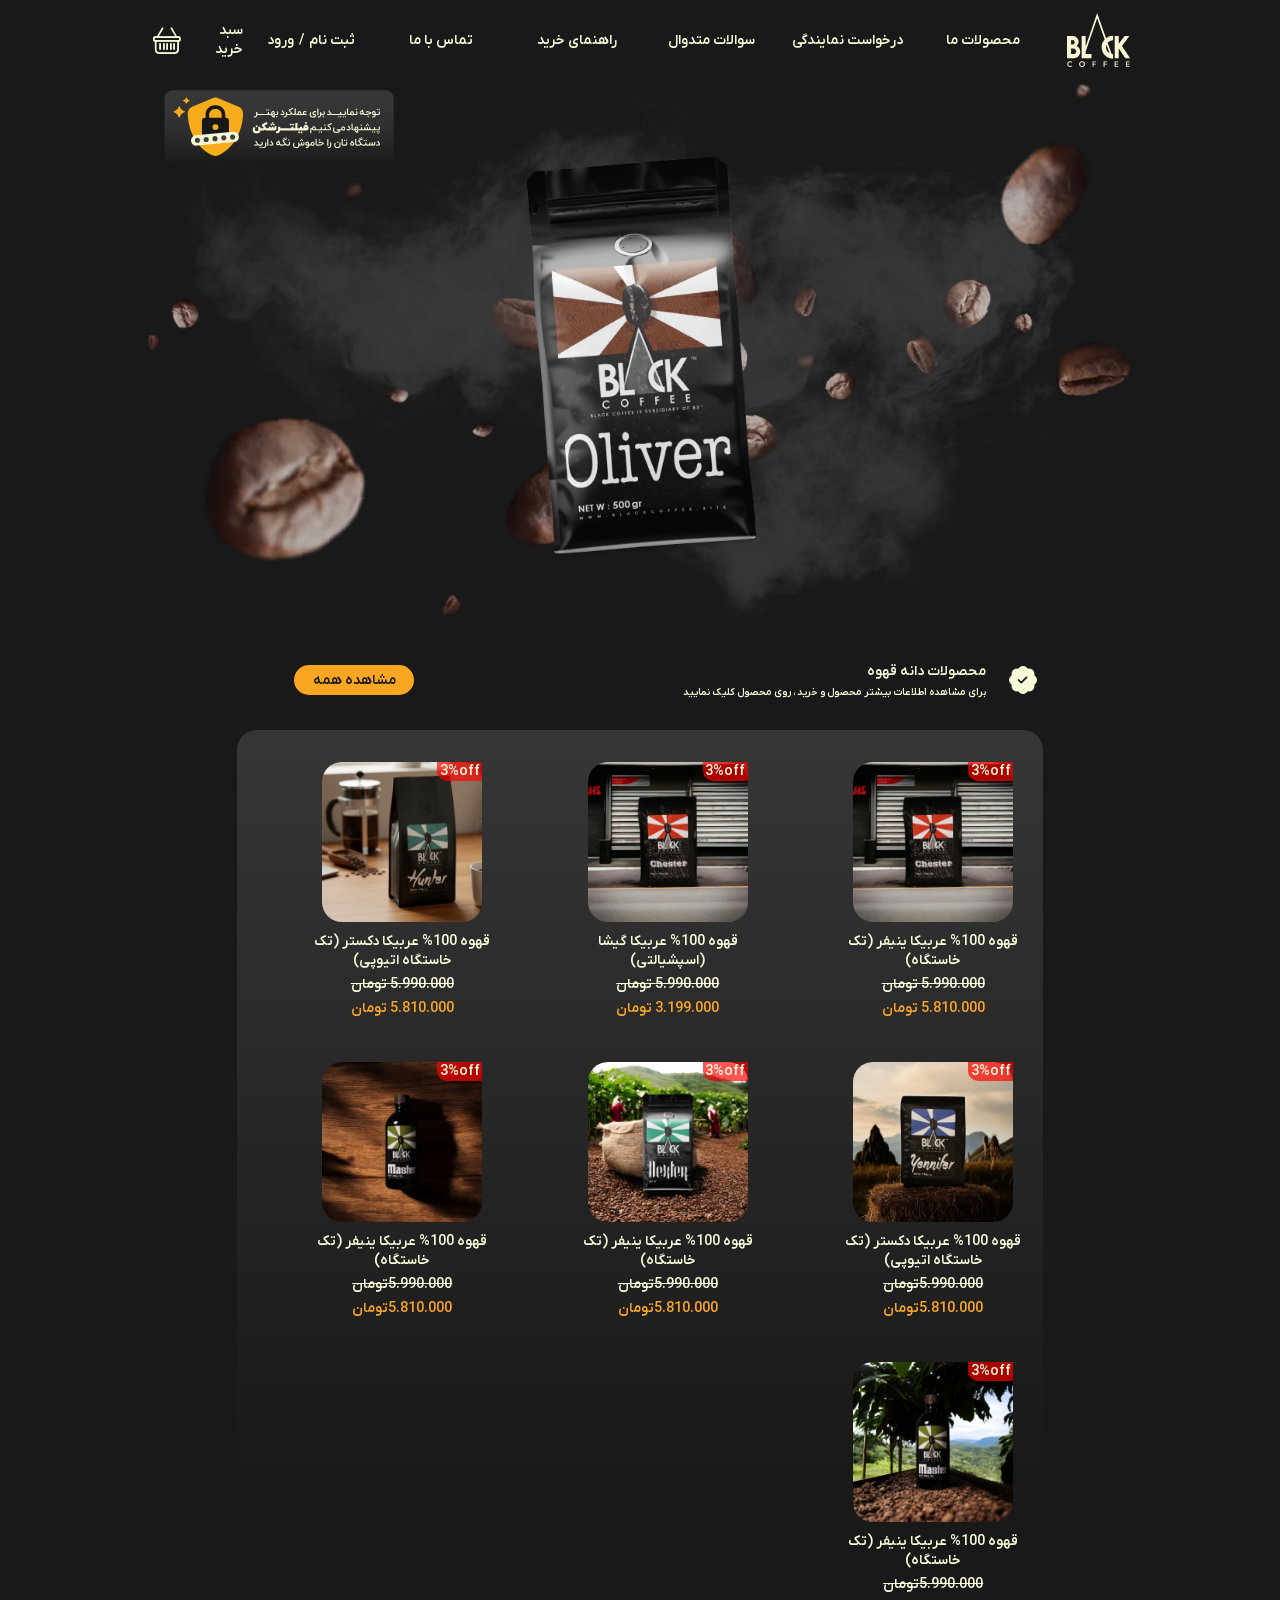
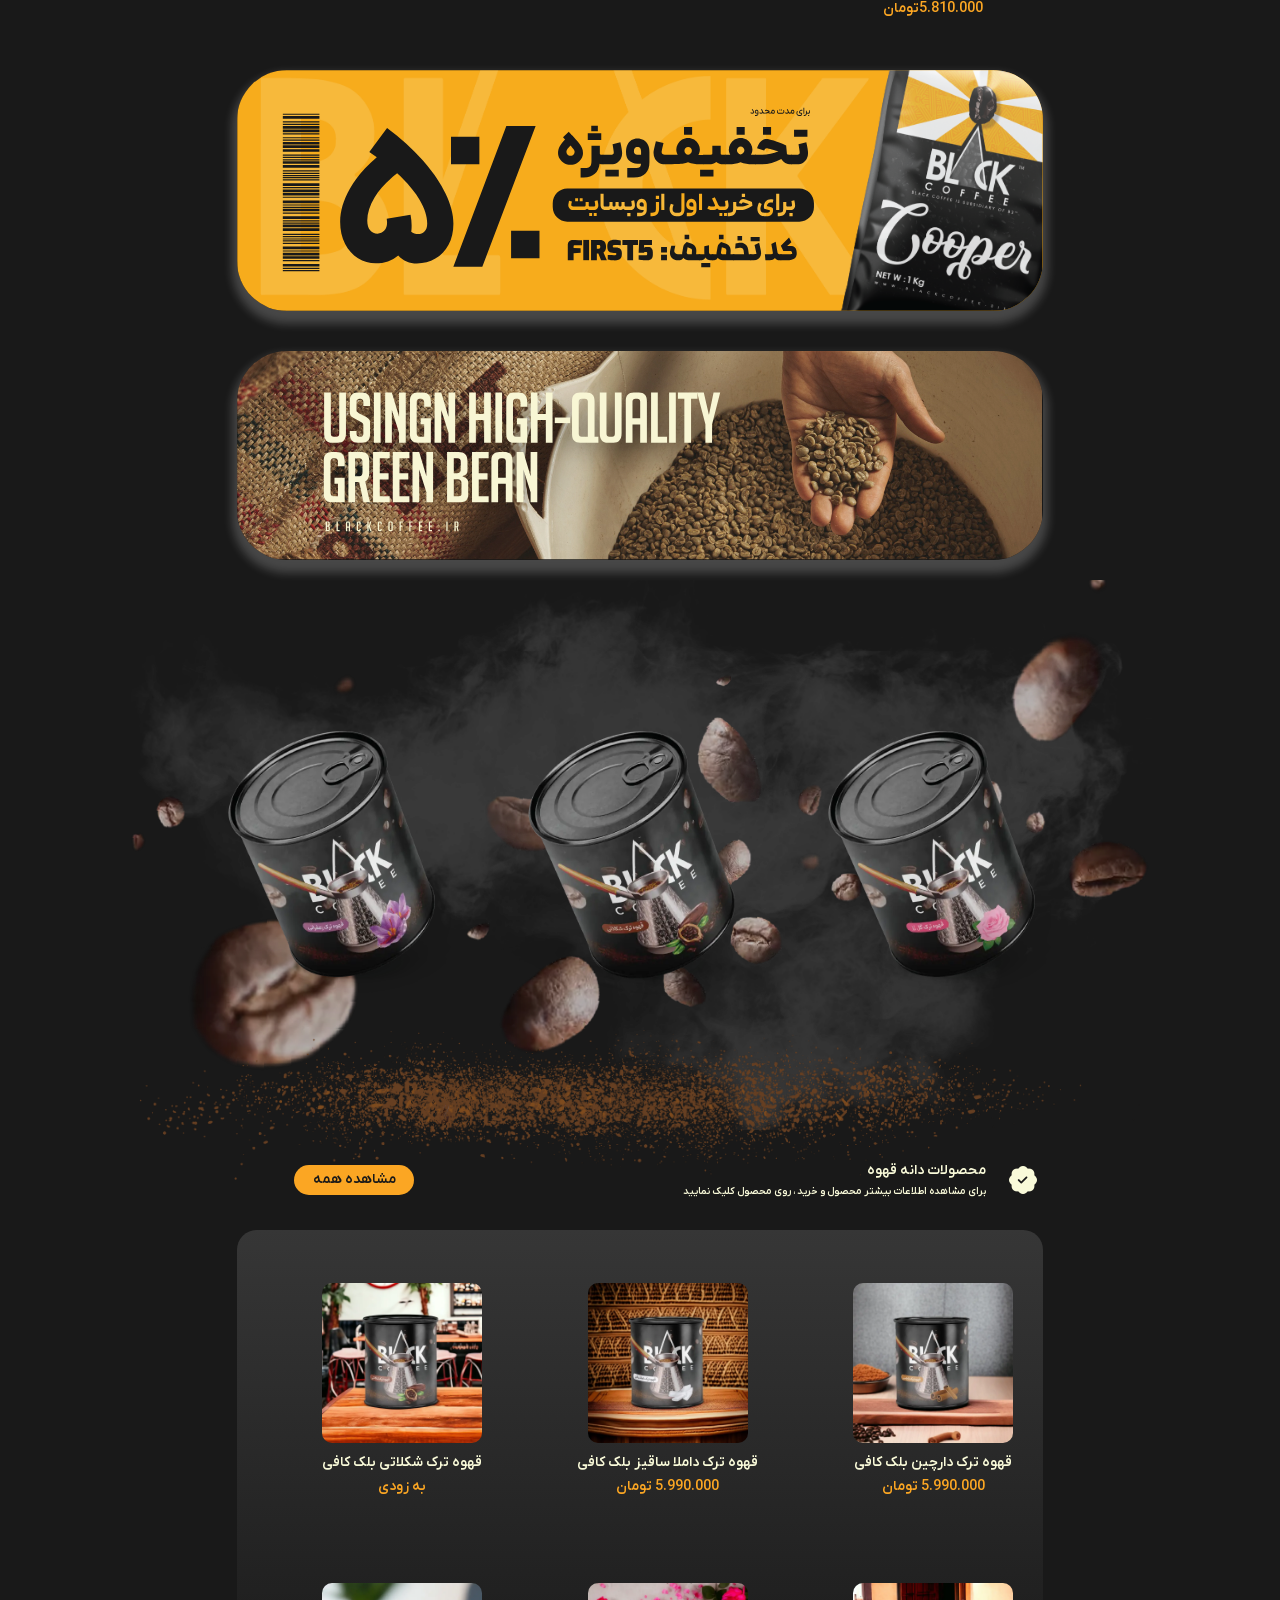
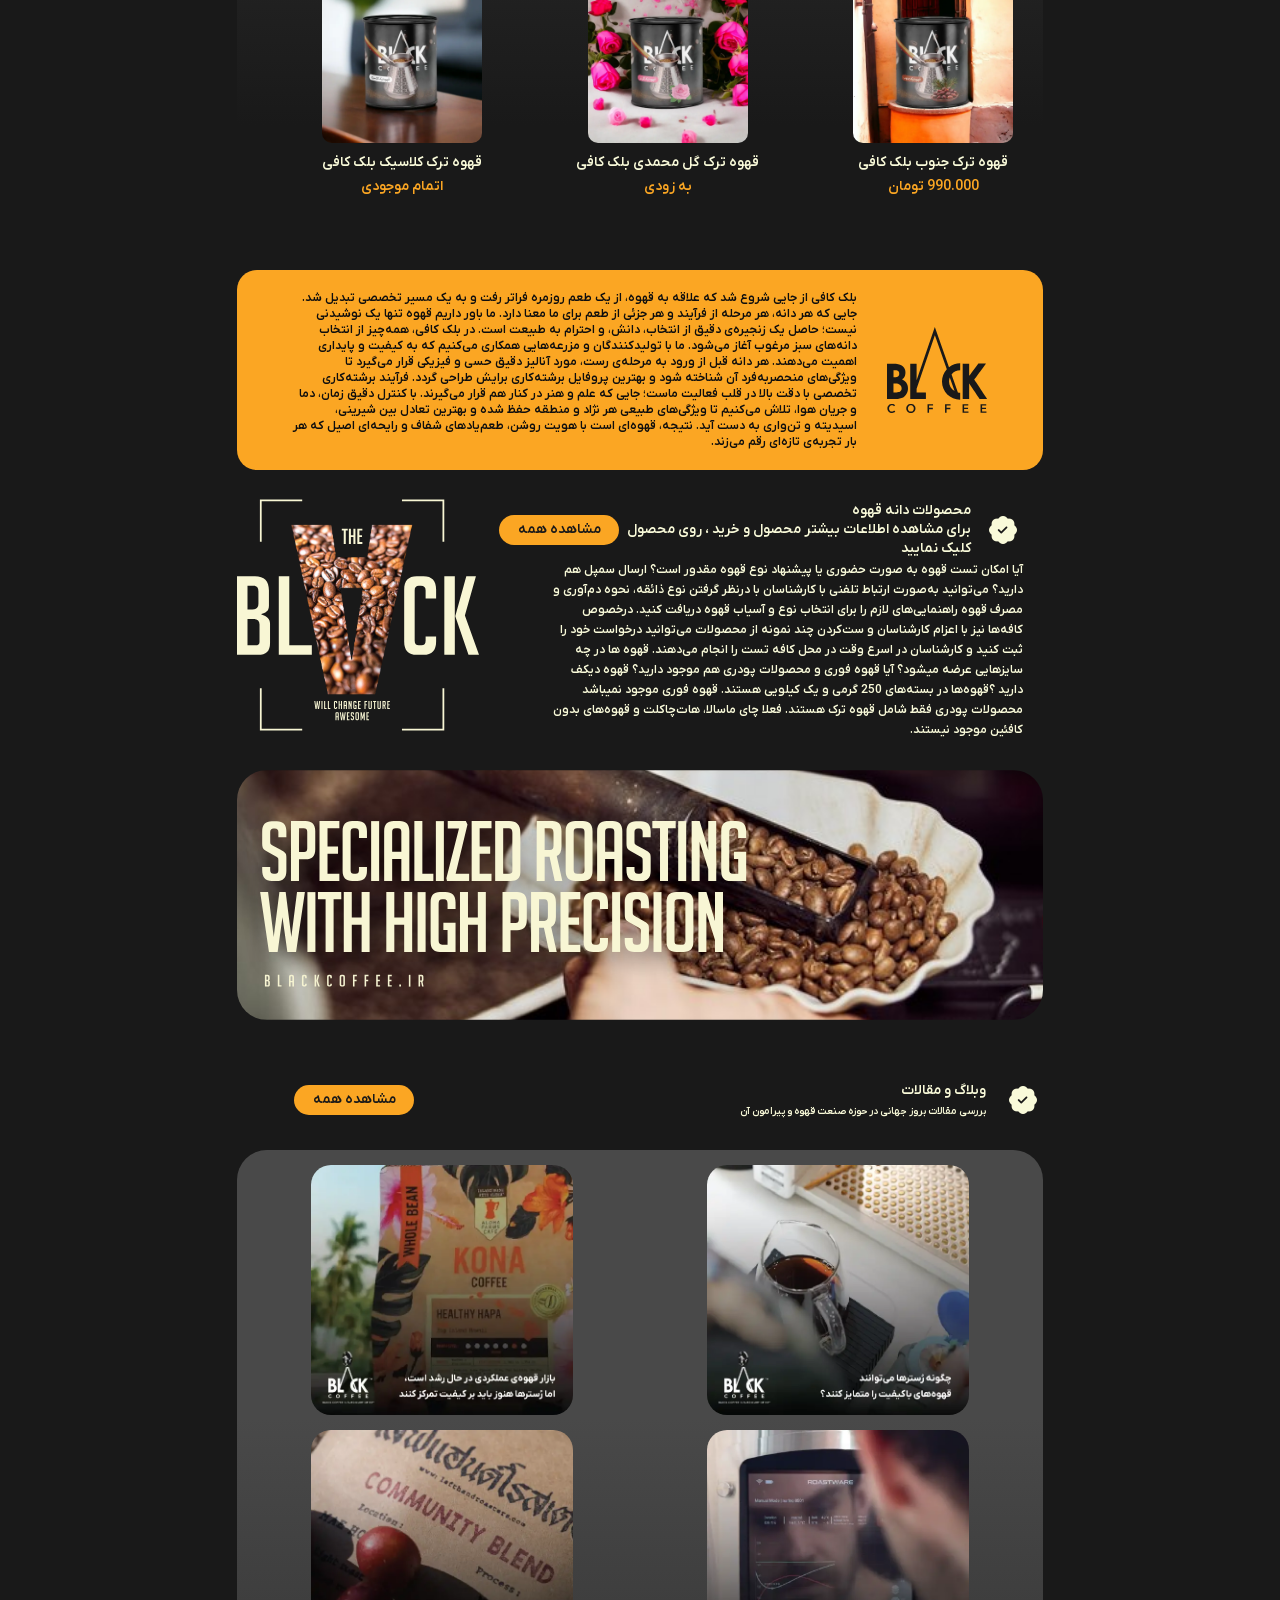
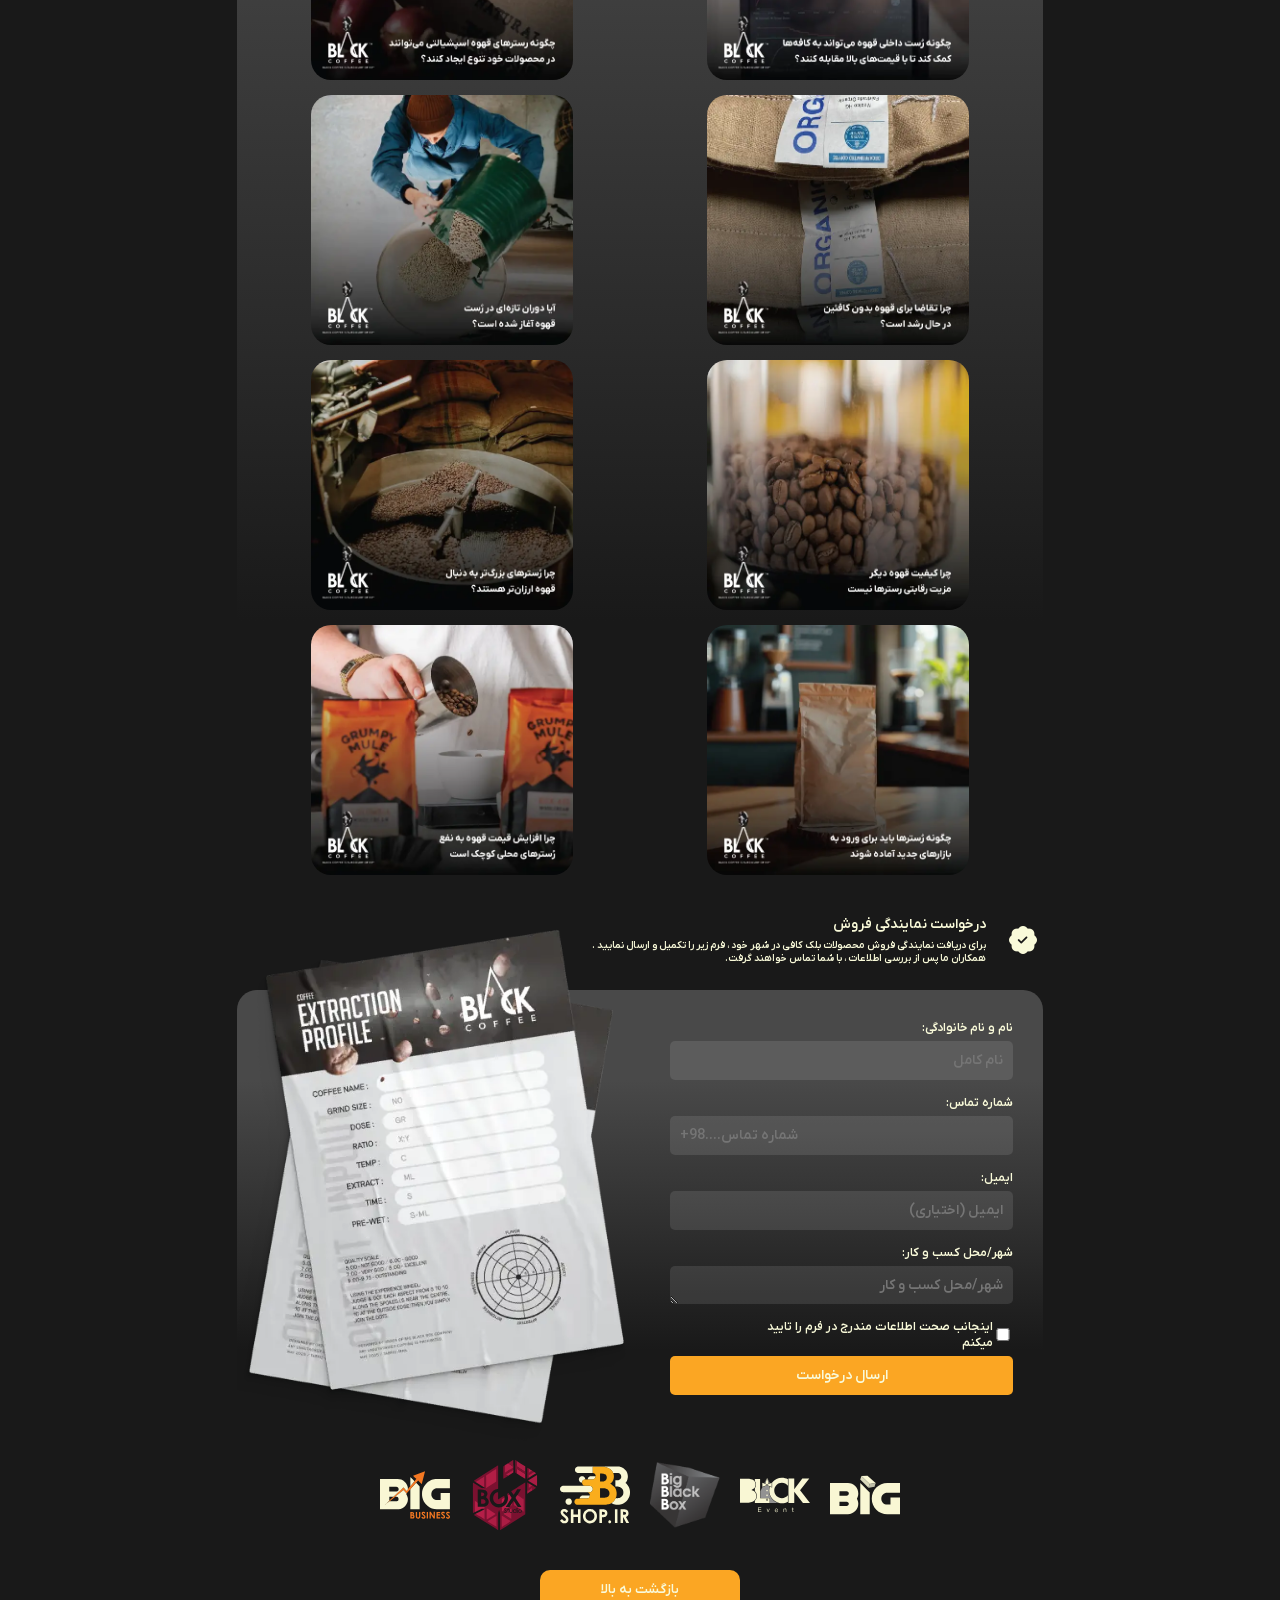
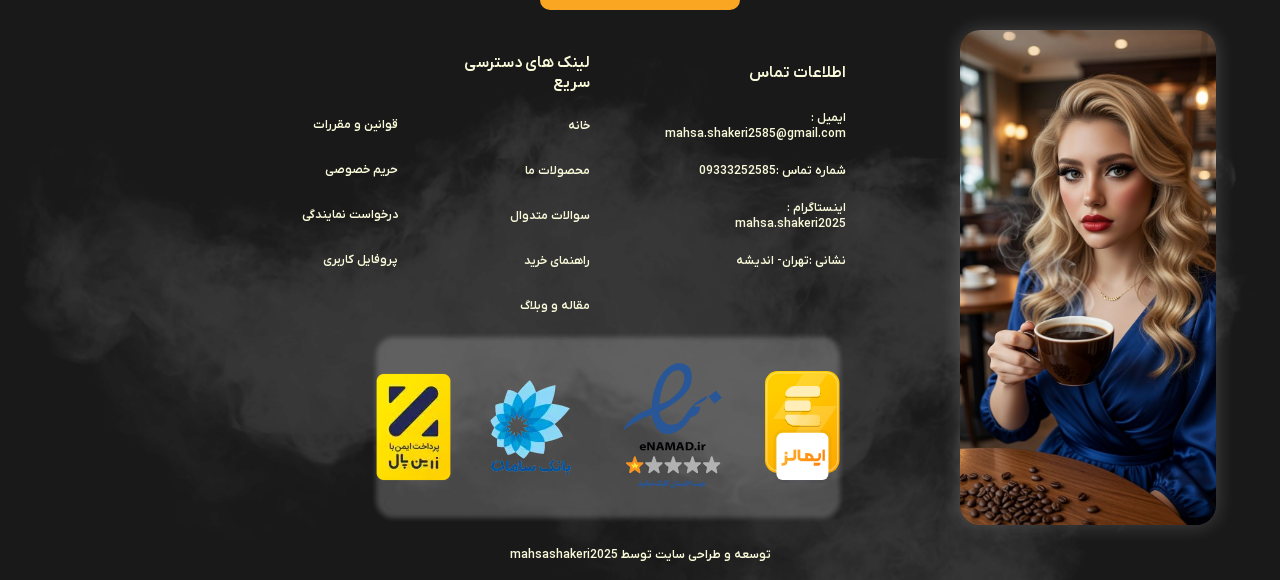
<file: index.html>
<!DOCTYPE html>
<html lang="en">

<head>
    <meta charset="UTF-8">
    <meta name="viewport" content="width=device-width, initial-scale=1.0">
    <link rel="stylesheet" href="./asstes/style/publice.css">
    <link rel="stylesheet" href="./asstes/style/main.css">
    <link rel="stylesheet" href="./asstes/font/booticon/font/bootstrap-icons.min.css">

    <title>Black coffee shope</title>
</head>

<body>
    <header class="row">
        <nav>
            <img src="./asstes/images/logo3.svg" alt="" class="logo">
            <ul>
                <li><a href="#">محصولات ما</a></li>
                <li><a href="#">درخواست نمایندگی</a></li>
                <li><a href="#">سوالات متدوال</a></li>
                <li><a href="#">راهنمای خرید</a></li>
                <li><a href="#">تماس با ما</a></li>
            </ul>
            <section>
                <a href="">ثبت نام</a>
                <span>/</span>
                <a href="">ورود</a>
            </section>
            <section>
                <a href="">سبد خرید</a>
                <i class="bi bi-basket"></i>
            </section>
        </nav>
    </header>
    <main>
        <section id="top" class=" row part-one">
            <img src="./asstes/images/background1.webp" alt="">
            <img src="./asstes/images/background3.webp" alt="">
            <img src="./asstes/images/no filter.svg" alt="">
            <img src="./asstes/images/23.webp" alt="">
        </section>
        <div class="row title">
            <div class="title-1"><i class="bi bi-patch-check-fill"></i></div>
            <div class="title-2">
                <h4>محصولات دانه قهوه </h4>
                <p>برای مشاهده اطلاعات بیشتر محصول و خرید ، روی محصول کلیک نمایید</p>
            </div>
            <a href="">مشاهده همه</a>
        </div>
        <section class="row part-two">
            <figure>
                <img src="./asstes/images/13.webp" alt="photo">
                <figcaption>قهوه 100% عربیکا ینیفر (تک خاستگاه)</figcaption>
                <p>5.990.000 تومان</p>
                <p>5.810.000 تومان</p>
            </figure>
            <figure>
                <img src="./asstes/images/14.webp" alt="photo">
                <figcaption>قهوه 100% عربیکا گیشا (اسپشیالتی)</figcaption>
                <p>5.990.000 تومان</p>
                <p>3.199.000 تومان</p>
            </figure>
            <figure>
                <img src="./asstes/images/18.webp" alt="photo">
                <figcaption>قهوه 100% عربیکا دکستر (تک خاستگاه اتیوپی)</figcaption>
                <p>5.990.000 تومان</p>
                <p>5.810.000 تومان</p>
            </figure>
            <figure>
                <img src="./asstes/images/19.webp" alt="photo">
                <figcaption>قهوه 100% عربیکا دکستر (تک خاستگاه اتیوپی)</figcaption>
                <p>5.990.000تومان</p>
                <p>5.810.000تومان</p>
            </figure>
            <figure>
                <img src="./asstes/images/20.jpg" alt="photo">
                <figcaption>قهوه 100% عربیکا ینیفر (تک خاستگاه)</figcaption>
                <p>5.990.000تومان</p>
                <p>5.810.000تومان</p>
            </figure>
            <figure>
                <img src="./asstes/images/21.jpg" alt="photo">
                <figcaption>قهوه 100% عربیکا ینیفر (تک خاستگاه)</figcaption>
                <p>5.990.000تومان</p>
                <p>5.810.000تومان</p>
            </figure>
            <figure>
                <img src="./asstes/images/22.jpg" alt="photo">
                <figcaption>قهوه 100% عربیکا ینیفر (تک خاستگاه)</figcaption>
                <p>5.990.000تومان</p>
                <p>5.810.000تومان</p>
            </figure>
        </section>
        <section class="row part-three">
            <img src="./asstes/images/off2.svg" alt="">
            <img src="./asstes/images/12.svg" alt="">
        </section>
        <section class="row part-four">
            <img src="./asstes/images/background1.webp" alt="background image">
            <img src="./asstes/images/background3.webp" alt="background image">
            <img src="./asstes/images/background2.svg" alt="background image">
            <div>
                <img src="./asstes/images/10.webp" alt="coffee photo">
                <img src="./asstes/images/8.webp" alt="coffee photo">
                <img src="./asstes/images/9.webp" alt="coffee photo">
            </div>
        </section>
        <div class="row title">
            <div class="title-1"><i class="bi bi-patch-check-fill"></i></div>
            <div class="title-2">
                <h4>محصولات دانه قهوه </h4>
                <p>برای مشاهده اطلاعات بیشتر محصول و خرید ، روی محصول کلیک نمایید</p>
            </div>
            <a href="">مشاهده همه</a>
        </div>
        <section class="row part-five">
            <figure>
                <img src="./asstes/images/1.webp" alt="photo">
                <figcaption>قهوه ترک دارچین بلک کافی</figcaption>
                <p>5.990.000 تومان</p>
            </figure>
            <figure>
                <img src="./asstes/images/2.webp" alt="photo">
                <figcaption>قهوه ترک داملا ساقیز بلک کافی</figcaption>
                <p>5.990.000 تومان</p>
            </figure>
            <figure>
                <img src="./asstes/images/3.webp" alt="photo">
                <figcaption>قهوه ترک شکلاتی بلک کافی</figcaption>
                <p>به زودی</p>
            </figure>
            <figure>
                <img src="./asstes/images/5.webp" alt="photo">
                <figcaption>قهوه ترک جنوب بلک کافی</figcaption>
                <p>990.000 تومان</p>
            </figure>
            <figure>
                <img src="./asstes/images/4.webp" alt="photo">
                <figcaption>قهوه ترک گل محمدی بلک کافی</figcaption>
                <p>به زودی</p>
            </figure>
            <figure>
                <img src="./asstes/images/6.webp" alt="photo">
                <figcaption>قهوه ترک کلاسیک بلک کافی</figcaption>
                <p>اتمام موجودی</p>
            </figure>
        </section>
        <section class="row part-six">
            <div>
                <img src="./asstes/images/logo2.svg" alt="logo">
                <p>بلک کافی از جایی شروع شد که علاقه به قهوه، از یک طعم روزمره فراتر رفت و به یک مسیر تخصصی تبدیل شد.
                    جایی که هر دانه، هر مرحله از فرآیند و هر جزئی از طعم برای ما معنا دارد. ما باور داریم قهوه تنها یک
                    نوشیدنی نیست؛ حاصل یک زنجیره‌ی دقیق از انتخاب، دانش، و احترام به طبیعت است. در بلک کافی، همه‌چیز از
                    انتخاب دانه‌های سبز مرغوب آغاز می‌شود. ما با تولیدکنندگان و مزرعه‌هایی همکاری می‌کنیم که به کیفیت و
                    پایداری اهمیت می‌دهند. هر دانه قبل از ورود به مرحله‌ی رست، مورد آنالیز دقیق حسی و فیزیکی قرار
                    می‌گیرد تا ویژگی‌های منحصربه‌فرد آن شناخته شود و بهترین پروفایل برشته‌کاری برایش طراحی گردد. فرآیند
                    برشته‌کاری تخصصی با دقت بالا در قلب فعالیت ماست؛ جایی که علم و هنر در کنار هم قرار می‌گیرند. با
                    کنترل دقیق زمان، دما و جریان هوا، تلاش می‌کنیم تا ویژگی‌های طبیعی هر نژاد و منطقه حفظ شده و بهترین
                    تعادل بین شیرینی، اسیدیته و تن‌واری به دست آید. نتیجه، قهوه‌ای است با هویت روشن، طعم‌یادهای شفاف و
                    رایحه‌ای اصیل که هر بار تجربه‌ی تازه‌ای رقم می‌زند.</p>
            </div>
            <div>
                <img src="./asstes/images/logo1.svg" alt="logo">
                <section>
                    <div class="row title">
                        <div class="title-1 "><i class="bi bi-patch-check-fill"></i></div>
                        <div class="title-2">
                            <h4>محصولات دانه قهوه </h4>
                            <p>برای مشاهده اطلاعات بیشتر محصول و خرید ، روی محصول کلیک نمایید</p>
                        </div>
                        <a href="">مشاهده همه</a>
                    </div>
                    <p>آیا امکان تست قهوه به صورت حضوری یا پیشنهاد نوع قهوه مقدور است؟ ارسال سمپل هم دارید؟
                        می‌توانید به‌صورت ارتباط تلفنی با کارشناسان با درنظر گرفتن نوع ذائقه، نحوه دم‌آوری و مصرف قهوه
                        راهنمایی‌های لازم را برای انتخاب نوع و آسیاب قهوه دریافت کنید. درخصوص کافه‌ها نیز با اعزام
                        کارشناسان و ست‌کردن چند نمونه از محصولات می‌توانید درخواست خود را ثبت کنید و کارشناسان در اسرع
                        وقت در محل کافه تست را انجام می‌دهند.
                        قهوه ها در چه سایزهایی عرضه میشود؟ آیا قهوه فوری و محصولات پودری هم موجود دارید؟ قهوه دیکف دارید
                        ؟​​​​​​​
                        قهوه‌ها در بسته‌های 250 گرمی و یک کیلویی هستند. قهوه فوری موجود نمیباشد محصولات پودری فقط شامل
                        قهوه ترک هستند. فعلا چای ماسالا، هات‌چاکلت و قهوه‌های بدون کافئین موجود نیستند.</p>
                </section>
            </div>
            <img src="./asstes/images/33.svg" alt="">
        </section>
        <div class="row title">
            <div class="title-1"><i class="bi bi-patch-check-fill"></i></div>
            <div class="title-2">
                <h4>وبلاگ و مقالات </h4>
                <p> بررسی مقالات بروز جهانی در حوزه صنعت قهوه و پیرامون آن</p>
            </div>
            <a href="">مشاهده همه</a>
        </div>
        <section class="part-seven">
            <img src="./asstes/images/figure2.webp" alt="photo">
            <img src="./asstes/images/figure1.webp" alt="photo">
            <img src="./asstes/images/figure3.webp" alt="photo">
            <img src="./asstes/images/figure4.webp" alt="photo">
            <img src="./asstes/images/figure6.webp" alt="photo">
            <img src="./asstes/images/figure7.webp" alt="photo">
            <img src="./asstes/images/figure8.webp" alt="photo">
            <img src="./asstes/images/figure9.webp" alt="photo">
            <img src="./asstes/images/figure10.webp" alt="photo">
            <img src="./asstes/images/figure11.webp" alt="photo">
        </section>
        <div class="row title">
            <div class="title-1"><i class="bi bi-patch-check-fill"></i></div>
            <div class="title-2">
                <h4>درخواست نمایندگی فروش</h4>
                <p>برای دریافت نمایندگی فروش محصولات بلک کافی در شهر خود ، فرم زیر را تکمیل و ارسال نمایید . <br>​​​​​​​
                    همکاران ما پس از بررسی اطلاعات ، با شما تماس خواهند گرفت.</p>
            </div>
        </div>
        <section class="row part-eight">
            <img src="./asstes/images/check list.webp" alt="check">
            <form action="#" method="POST">
                <label for="username">نام و نام خانوادگی:</label>
                <input type="text" id="username" name="username" placeholder="نام کامل" required>
                <label for="phone">شماره تماس:</label>
                <input type="tel" id="phone" name="phone" placeholder="+98....شماره تماس" required>
                <label for="email">ایمیل:</label>
                <input type="email" id="email" name="email" placeholder="ایمیل (اختیاری)">
                <label for="city">شهر/محل کسب و کار:</label>
                <textarea id="city" name="city" placeholder="شهر/محل کسب و کار" rows="2" required></textarea>
                <div>
                    <input type="checkbox" name="accept" id="accept">
                    <label class="accept" for="accept">اینجانب صحت اطلاعات مندرج در فرم را تایید میکنم</label>
                </div>
                <button type="submit">ارسال درخواست</button>
            </form>
        </section>
        <section class="part-nine">
            <div class="row">
                <img src="./asstes/images/png big.svg" alt="">
                <img src="./asstes/images/png black.svg" alt="">
                <img src="./asstes/images/png box.svg" alt="">
                <img src="./asstes/images/png shopir.svg" alt="">
                <img src="./asstes/images/png box studio.svg" alt="">
                <img src="./asstes/images/png big business.svg" alt="">
            </div>
            <label for="top"></label>
            <input class="row" type="button" value="بازگشت به بالا" id="backToTop">
        </section>
    </main>
    <footer>
        <section>
            <div>
                <h3>اطلاعات تماس</h3>
                <ul>
                    <li><a href="">ایمیل : mahsa.shakeri2585@gmail.com</a></li>
                    <li><a href="">شماره تماس :09333252585</a></li>
                    <li><a href="">اینستاگرام : mahsa.shakeri2025</a></li>
                    <li><a href="">نشانی :تهران- اندیشه</a></li>
                </ul>
            </div>
            <div>
                <h3>لینک های دسترسی سریع</h3>
                <ul>
                    <li><a href="#">خانه</a></li>
                    <li><a href="#">محصولات ما</a></li>
                    <li><a href="#">سوالات متدوال</a></li>
                    <li><a href="#">راهنمای خرید</a></li>
                    <li><a href="#">مقاله و وبلاگ</a></li>
                </ul>
            </div>
            <div>
                <ul>
                    <li><a href="#">قوانین و مقررات</a></li>
                    <li><a href="#">حریم خصوصی</a></li>
                    <li><a href="#">درخواست نمایندگی</a></li>
                    <li><a href="#">پروفایل کاربری</a></li>
                </ul>
            </div>
        </section>
        <section>
            <img src="./asstes/images/my photo.jpg" alt="">
        </section>
        <section>
            <img src="./asstes/images/ilmaz.svg" alt="">
            <img src="./asstes/images/etemad.png" alt="">
            <img src="./asstes/images/bank saman.webp" alt="">
            <img src="./asstes/images/bank zarin.webp" alt="">
        </section>
        <p class="row bottom"> توسعه و طراحی سایت توسط mahsashakeri2025</p>
    </footer>
    <script src="./asstes/javascript/button.js"></script>
</body>

</html>
</file>
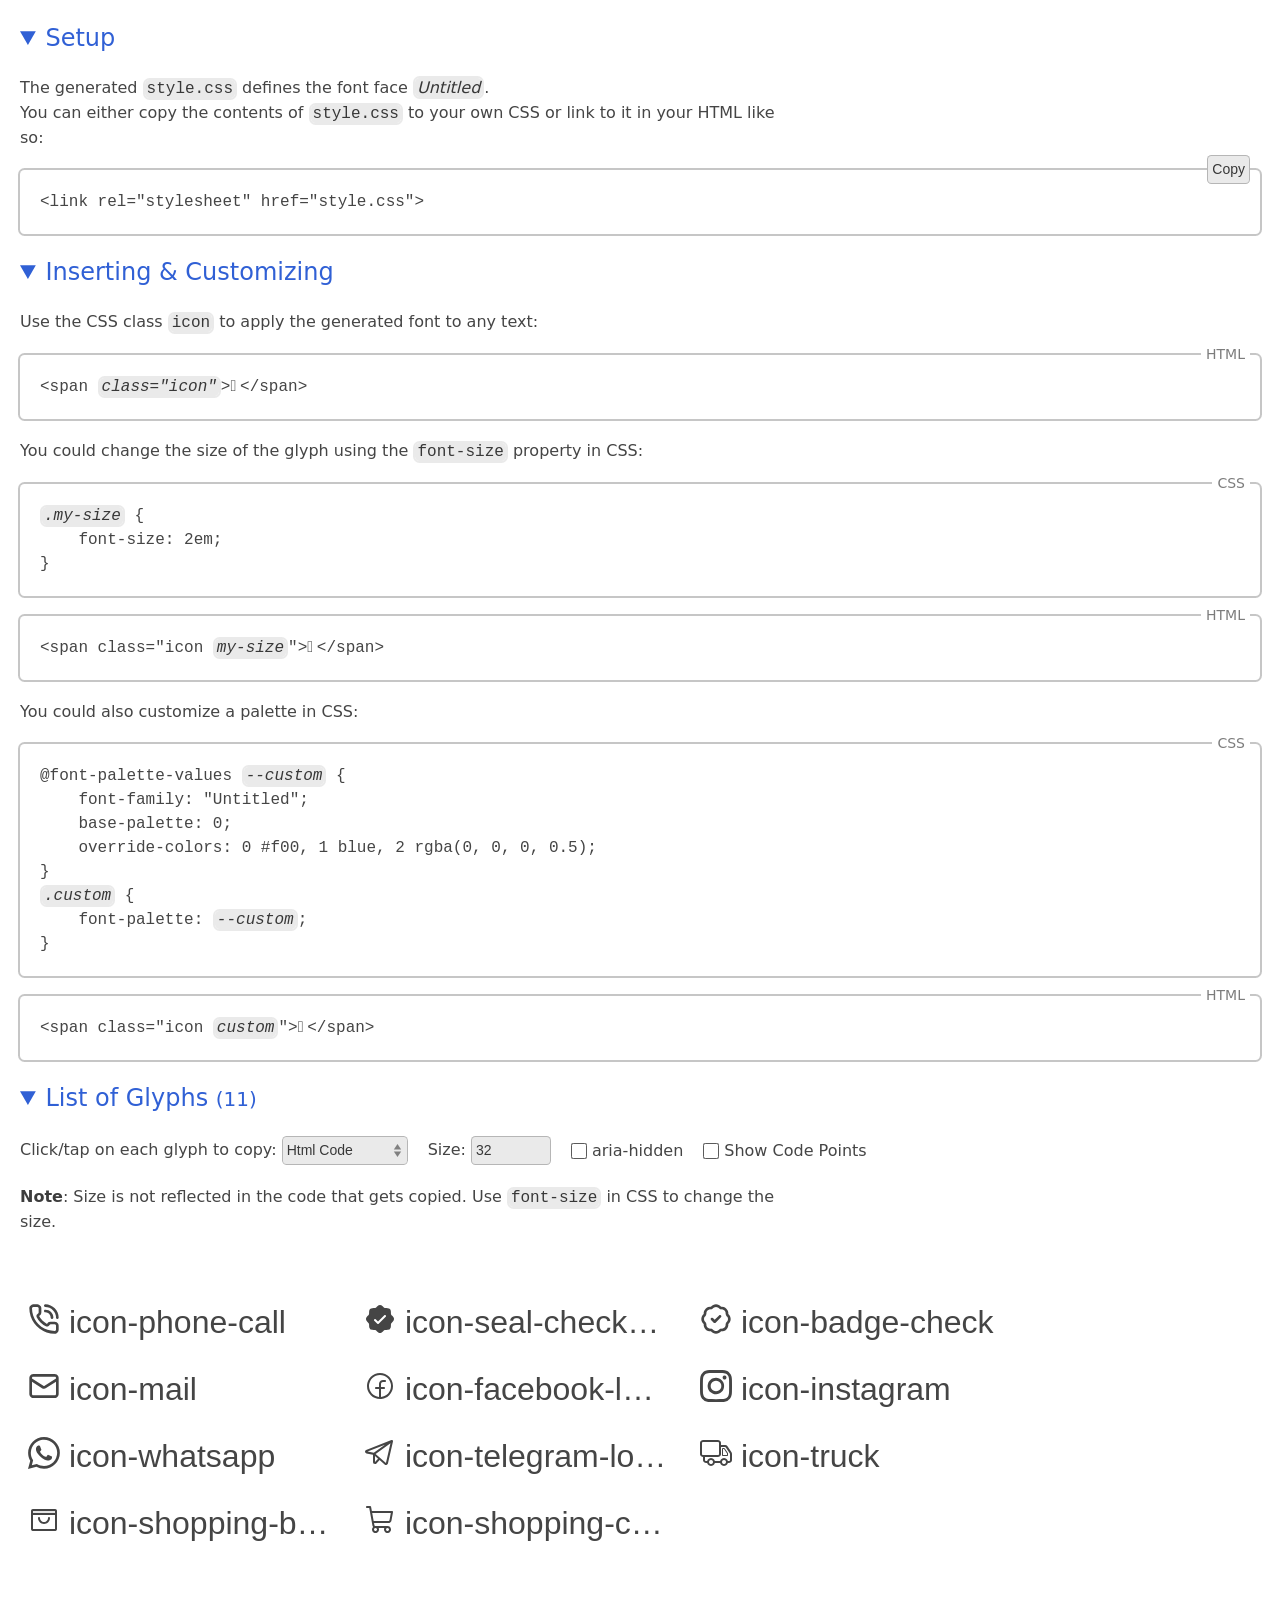
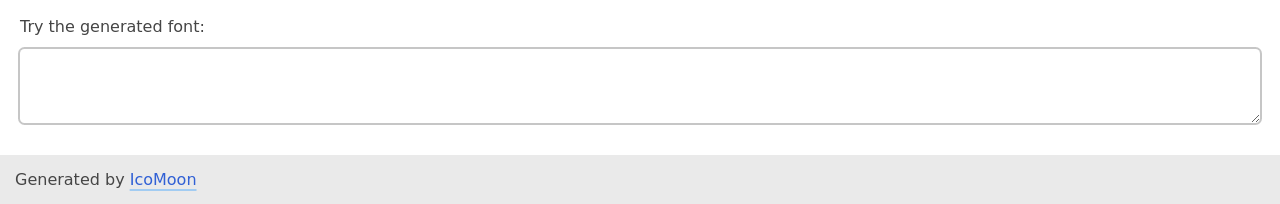
<file: asstes/font/demo.html>
<!doctype html>
<html lang="en">
<head>
    <title>Font Demo &amp; Reference</title>
    <meta charset="utf-8">
    <meta name="viewport" content="width=device-width, initial-scale=1">
    <meta name="description" content="">
    <link rel="stylesheet" href="style.css">
    <!-- The following CSS is not required for using generated glyphs. -->
    <style>::selection{color:var(--off7);background:var(--blue2)}a{color:var(--blue0);text-decoration:none}a:active{color:var(--off7)}@media (hover){a:hover{color:var(--off7)}}.decoratedLinks a{text-decoration:underline;text-decoration-thickness:2px;text-decoration-skip-ink:none;text-decoration-color:var(--color, var(--blue2));text-underline-offset:4px;transition:text-decoration .3s,text-decoration-color .5s,text-underline-offset .3s,color .2s}.decoratedLinks a:hover{--color: var(--off5);text-underline-offset:6px}.decoratedLinks ._noLine,.undecoratedLinks a{text-decoration:none}.decoratedLinks a:focus-visible{text-decoration:none}@keyframes focusRingAnimation{0%{outline-width:4px}}:root,:root.light{color-scheme:light;background:var(--on2);color:var(--fg);font-family:ui-sans-serif,system-ui,-apple-system,sans-serif;font-size:16px;line-height:1.5;--bg: #eaeaea;--fg: #454545;--red-rgb: 215, 0, 21;--red: rgb(var(--red-rgb));--orange: rgb(242, 141, 0);--green: #00a100;--focus: rgba(0, 195, 255, .8);--blue0: #3060d5;--blue2: #a2ccf2;--on2: #fff;--off4: rgba(0, 0, 0, .2254);--off5: rgba(0, 0, 0, .5127);--off6: rgba(0, 0, 0, .7659);--off7: #000}@media (prefers-color-scheme: dark){:root{color-scheme:dark;--bg: #242424;--fg: #bababa;--red-rgb: 255, 105, 97;--red: rgb(var(--red-rgb));--orange: rgb(255, 159, 10);--green: #5eba6e;--focus: rgba(0, 137, 179, .8);--blue0: #8abbef;--blue2: #3e6486;--on2: #000;--off4: rgba(255, 255, 255, .1649);--off5: rgba(255, 255, 255, .4257);--off6: rgba(255, 255, 255, .8142);--off7: #fff}}:root.dark{color-scheme:dark;--bg: #242424;--fg: #bababa;--red-rgb: 255, 105, 97;--red: rgb(var(--red-rgb));--orange: rgb(255, 159, 10);--green: #5eba6e;--focus: rgba(0, 137, 179, .8);--blue0: #8abbef;--blue2: #3e6486;--on2: #000;--off4: rgba(255, 255, 255, .1649);--off5: rgba(255, 255, 255, .4257);--off6: rgba(255, 255, 255, .8142);--off7: #fff}.mvn{margin-bottom:0;margin-top:0}.rltv{position:relative}.monospace,code,pre{font-family:ui-monospace,SFMono-Regular,SF Mono,Menlo,Consolas,Liberation Mono,monospace}body{margin:0;min-height:calc(100vh - 20px);padding-top:20px}details,section{padding:0 20px}details{margin-bottom:20px}details[open]{margin-bottom:0}summary{color:var(--blue0);cursor:default;font-size:1.5em;width:fit-content}summary:hover,summary:active{color:var(--off7)}h1,summary{font-weight:500}h1,strong,code,em{color:var(--off6)}code,em{background:var(--bg);box-shadow:0 0 0 2px var(--bg);margin:0 2px;padding:0 2px}footer{background:var(--bg);line-height:19px;margin-top:20px;padding:15px;position:sticky;top:100%}p{max-width:76ch}p,pre{margin-bottom:20px;margin-top:20px}ul{list-style-position:inside;margin:20px 0;padding:20px}.br0,a,button,code,em,input,pre,select,summary,textarea,ul{border-radius:4.5px}input,select,.copy{box-shadow:inset 0 0 0 1px var(--off4);background-color:var(--bg);border:0;color:var(--off6);font-size:14px;line-height:19px;margin:0;padding:5px}input:hover,input:active,select:hover,select:active,.copy:hover,.copy:active{color:var(--off7);box-shadow:inset 0 0 0 1px var(--off5)}input:focus,select:focus,.copy:focus{box-shadow:none}select{appearance:none;background-image:url([data-uri]);background-position:right center;background-repeat:no-repeat;background-size:1.5em 50%;padding-right:20px}label{display:inline-block;margin:20px 20px 0 0}:focus-visible{outline:3px solid;outline-color:var(--focus);box-shadow:none}:focus-visible:not(:invalid){animation:focusRingAnimation .2s}pre{box-shadow:0 0 0 2px var(--off4);overflow:scroll;padding:20px;position:relative}textarea{background:none;border:0;box-shadow:0 0 0 2px var(--off4);color:var(--fg);display:block;font-size:1rem;margin:10px 0;min-height:1.5em;padding:5px;resize:vertical;width:calc(100% - 10px)}[data-lang]{position:relative}[data-lang]:after{background:var(--on2);border-radius:4.5px;color:var(--off5);content:attr(data-lang);font-size:14px;line-height:1;padding:2px 5px;position:absolute;right:10px;top:-.7em}.copy{position:absolute;right:10px;top:-15px}.copy:disabled{background:var(--on2);box-shadow:inset 0 0 0 1px var(--green);color:var(--green);font-weight:600}
._demo_glyphs {
    background: var(--background, transparent);
    display: flex;
    flex-wrap: wrap;
    margin: 20px -20px 0;
    padding: 5px 20px 20px;
}

._demo_glyph {
    background: none;
    border: none;
    color: var(--color);
    font-family: sans-serif !important;
    font-size: var(--glyph-size);
    line-height: 1;
    margin: 1rem 1rem 0 0;
    overflow: hidden;
    padding: 0.5rem;
    padding: max(0.5rem, 0.15625em);
    text-align: left;
    text-overflow: ellipsis;
    white-space: nowrap;
    width: 10em`;
    width: max(10em, 15rem);
}
._demo_glyph span {
    pointer-events: none;
}
.centered {
    display: flex;
    align-items: center;
}
.glyphTitle {
    overflow: hidden;
    text-overflow: ellipsis;
    line-height: 1.25;
}
button._demo_glyph:hover {
    box-shadow: 0 0 0 2px var(--color, var(--off4));
}
button._demo_glyph:active {
    box-shadow: 0 0 0 2px var(--color, var(--fg));
}
button._demo_glyph._demo_copied {
    box-shadow: 0 0 0 2px var(--green);
}
._demo_copied {
    position: relative;
}
._demo_copied::before {
    content: "";
}
._demo_copied::after {
    align-items: center;
    background: linear-gradient(to left, var(--background, var(--on2)) 8ch, transparent);
    color: var(--color, var(--green));
    content: "✓ Copied";
    display: flex;
    font-family: ui-sans-serif,system-ui,-apple-system,sans-serif !important;
    font-size: max(1rem, 0.5em);
    height: 100%;
    justify-content: right;
    line-height: 1;
    padding-right: 0.5em;
    position: absolute;
    right: 0;
    top: 0;
    width: 50%;
}
body {--glyph-size: 32px;}#size {width: 5em;}#test {display: block;margin: 3rem 0 2rem;}#test textarea {font-size: var(--glyph-size);background: var(--background);color: var(--color);}#copy_settings, #toggles_wrapper, #toggles_wrapper label {display: flex;flex-wrap: wrap;align-items: center;}#copy_settings p {width: 100%;}#toggles_wrapper label {gap: 5px;}._demo_code {display: none;}input[type="checkbox"] {width: 16px;height: 16px;}:has(#codes:checked) ._demo_code {display: flex;align-items: center;margin: 10px 0 30px 8px;font-family: monospace !important;gap: 5px;width: 7em;color: var(--color);& input {width: 100%;}}</style>
    <style>._demo_glyph .icon {white-space: pre}</style>
</head>
<body>
    <details open>
        <summary>Setup</summary>
        <p>
            The generated <code>style.css</code> defines the font face
            <em>Untitled</em>.
            <br>
            You can either copy the contents of <code>style.css</code> to your
            own CSS or link to it in your HTML like so:
        </p>
        <div class="rltv">
          <pre>&lt;link rel="stylesheet" href="style.css"&gt;</pre>
          <button class="copy">Copy</button>
        </div>
        <p></p>
        <p></p>
    </details>
    <details open>
        <summary>Inserting &amp; Customizing</summary>
        <p>
            Use the CSS class <code>icon</code> to apply the generated font to
            any text:
        </p>
        <div data-lang="HTML">
        <pre>&lt;span <em>class="icon"</em>&gt;&#xf248;&lt;/span&gt;</pre>
        </div>
        <p>
            You could change the size of the glyph using the
            <code>font-size</code> property in CSS:
        </p>
<div data-lang="CSS"><pre>
<em>.my-size</em> {
    font-size: 2em;
}
</pre></div>
        <div data-lang="HTML">
        <pre>&lt;span class="icon <em>my-size</em>"&gt;&#xf248;&lt;/span&gt;</pre>
        </div>
        <p>You could also customize a palette in CSS:</p>
<div data-lang="CSS"><pre>
@font-palette-values <em>--custom</em> {
    font-family: "Untitled";
    base-palette: 0;
    override-colors: 0 #f00, 1 blue, 2 rgba(0, 0, 0, 0.5);
}
<em>.custom</em> {
    font-palette: <em>--custom</em>;
}
</pre></div>
        <div data-lang="HTML">
        <pre>&lt;span class="icon <em>custom</em>"&gt;&#xf248;&lt;/span&gt;</pre>
        </div>
    </details>
    <details open>
        <noscript>
            <p>Enable JavaScript for easier copying of codes to clipboard.</p>
        </noscript>
        <summary>List of Glyphs <small>(11)</small></summary>
        <div id="copy_settings" style="display: none">
            <label>
                Click/tap on each glyph to copy:
                <select id="copy_subject">
                    <option value="html_old">Html Code</option>
                    <option value="character">character</option>
                    <option value="code">code point (hex)</option>
                </select>
            </label>
            <br>
            <label>
                Size:
                <input id="size" type="number" value="32" min="8" max="99999" />
            </label>
            <div id="toggles_wrapper">
              <label>
                  <input id="aria_hidden" type="checkbox" />
                  aria-hidden
              </label>
              <label>
                  <input id="data_name" type="checkbox" />
                  data-name
              </label>
              <label>
                  <input id="html_entity" type="checkbox" />
                  HTML Entity
              </label>
              <label>
                  <input id="codes" type="checkbox" />
                  Show Code Points
              </label>
            </div>
            <p>
                <strong>Note</strong>: Size is not reflected in the code that
                gets copied. Use <code>font-size</code> in CSS to change the size.
            </p>
        </div>
        <div class="_demo_glyphs">
            <div><div class="_demo_glyph"><span class="icon">&#xf248;</span> icon-phone-call</div><label class="_demo_code">U+ <input readonly value="f248" /></label></div>
            <div><div class="_demo_glyph"><span class="icon">&#xf2f9;</span> icon-seal-check--fill</div><label class="_demo_code">U+ <input readonly value="f2f9" /></label></div>
            <div><div class="_demo_glyph"><span class="icon">&#xf23d;</span> icon-badge-check</div><label class="_demo_code">U+ <input readonly value="f23d" /></label></div>
            <div><div class="_demo_glyph"><span class="icon">&#xf3bb;</span> icon-mail</div><label class="_demo_code">U+ <input readonly value="f3bb" /></label></div>
            <div><div class="_demo_glyph"><span class="icon">&#xf7b9;</span> icon-facebook-logo</div><label class="_demo_code">U+ <input readonly value="f7b9" /></label></div>
            <div><div class="_demo_glyph"><span class="icon">&#xf5ac;</span> icon-instagram</div><label class="_demo_code">U+ <input readonly value="f5ac" /></label></div>
            <div><div class="_demo_glyph"><span class="icon">&#xf2df;</span> icon-whatsapp</div><label class="_demo_code">U+ <input readonly value="f2df" /></label></div>
            <div><div class="_demo_glyph"><span class="icon">&#xf3b0;</span> icon-telegram-logo</div><label class="_demo_code">U+ <input readonly value="f3b0" /></label></div>
            <div><div class="_demo_glyph"><span class="icon">&#xf001;</span> icon-truck</div><label class="_demo_code">U+ <input readonly value="f001" /></label></div>
            <div><div class="_demo_glyph"><span class="icon">&#xfd30;</span> icon-shopping-bag-open--duotone</div><label class="_demo_code">U+ <input readonly value="fd30" /></label></div>
            <div><div class="_demo_glyph"><span class="icon">&#xf43e;</span> icon-shopping-cart</div><label class="_demo_code">U+ <input readonly value="f43e" /></label></div>
        </div>
        <label id="test">
            Try the generated font:
            <textarea class="icon"></textarea>
        </label>
    </details>
    <footer>
        <p class="mvn decoratedLinks">Generated by <a href="https://icomoon.io">IcoMoon</a></p>
    </footer>
    <!-- The following script is not required for using generated glyphs. -->
    <script>
        let tid, tid2;
        const ariaHidden = document.getElementById("aria_hidden");
        const copiedClass = "_demo_copied";
        const dataName = document.getElementById("data_name");
        const copySubject = document.getElementById("copy_subject");
        const glyphClass = "_demo_glyph";
        const htmlEntity = document.getElementById("html_entity");
        const wrapper = document.querySelector("._demo_glyphs");
        const names = {
            0xf248: "phone-call",
            0xf2f9: "seal-check--fill",
            0xf23d: "badge-check",
            0xf3bb: "mail",
            0xf7b9: "facebook-logo",
            0xf5ac: "instagram",
            0xf2df: "whatsapp",
            0xf3b0: "telegram-logo",
            0xf001: "truck",
            0xfd30: "shopping-bag-open--duotone",
            0xf43e: "shopping-cart"
        };
        const ligatures = {};
        document.getElementById("copy_settings").removeAttribute("style");
        document.querySelectorAll("." + glyphClass).forEach(function (x) {
            try {
                x.setAttribute("title", x.childNodes[1].textContent.trim());
            } catch (ignore) {}
            x.outerHTML = x.outerHTML.replace(/<(\/?)div/, "<$1button");
        });
        document.getElementById("copy_subject").addEventListener("change", function () {
        }, false);
        function showRelevantToggles() {
            const copySubjectValue = copySubject.value;
            if (copySubjectValue === "html") {
                ariaHidden.parentElement.style.display = "";
                dataName.parentElement.style.display = "";
                htmlEntity.parentElement.style.display = "";
            } else if (copySubjectValue === "html_old") {
                ariaHidden.parentElement.style.display = "";
                dataName.parentElement.style.display = "none";
                htmlEntity.parentElement.style.display = "none";
            } else {
                ariaHidden.parentElement.style.display = "none";
                dataName.parentElement.style.display = "none";
                htmlEntity.parentElement.style.display = "none";
            }
        }
        showRelevantToggles();
        copySubject.addEventListener("change", showRelevantToggles, false);
        document.body.addEventListener("click", function (e) {
            const copySubjectValue = copySubject.value;
            let className;
            let target = e.target;
            let text;
            if (target.classList.contains("copy")) {
                let pre = target.parentElement.querySelector("pre");
                navigator.clipboard.writeText(pre.innerText).then(function () {
                    target.disabled = true;
                    target.textContent = "✓ Copied";
                    clearTimeout(tid2);
                    tid2 = setTimeout(function () {
                        target.disabled = false;
                        target.textContent = "Copy";
                    }, 1000);
                });
            } else if (target.classList.contains(glyphClass)) {
                try {
                    if (copySubjectValue === "html") {
                        text = target.children[0].outerHTML;
                        if (dataName.checked) {
                            const code = target.children[0].textContent.codePointAt(0);
                            const name = names[code];
                            if (name) {
                              text = text.replace(">", ` data-name="${name}">`);
                            }
                        }
                        if (ariaHidden.checked) {
                            text = text.replace(">", " aria-hidden=\"true\">");
                        }
                        if (htmlEntity.checked) {
                            const hex = target.children[0].textContent.codePointAt(0).toString(16);
                            text = text.replace(/>.+</, `>&#x${hex};<`);
                        }
                    } else if (copySubjectValue === "html_old") {
                        className = target.children[0].className;
                        className = className.replace(
                            "icon",
                            target.childNodes[1].textContent.trim()
                        );
                        text = `<span class="${className}"></span>`;
                        if (ariaHidden.checked) {
                            text = text.replace(">", " aria-hidden=\"true\">");
                        }
                    } else {
                        text = target.children[0].textContent;
                        if (copySubjectValue === "code") {
                            text = text.codePointAt(0).toString(16);
                        } else if (copySubjectValue === "ligatures") {
                            text = ligatures[text.codePointAt(0)] || "";
                        }
                    }
                    navigator.clipboard.writeText(text).then(function () {
                        const xs = document.querySelectorAll("." + copiedClass);
                        xs.forEach(function (x) {
                            x.classList.remove(copiedClass);
                        });
                        clearTimeout(tid);
                        target.classList.add(copiedClass);
                        tid = setTimeout(function () {
                            target.classList.remove(copiedClass);
                        }, 1000);
                    });
                } catch (ignore) {}
            }
        }, false);
        document.getElementById("size").addEventListener("change", function (e) {
            let size = Number(e.target.value);
            if (size < 8) {
                size = 8;
                e.target.value = size;
            }
            if (!Number.isNaN(size)) {
                document.body.style.setProperty("--glyph-size", size + "px");
            }
        }, false);
        (function () {
            const key = "color-scheme";
            const dark = "dark";
            const light = "light";
            const prefersDarkMedia = "(prefers-color-scheme: dark)";
            function system() {
                if (window.matchMedia(prefersDarkMedia).matches) {
                    return dark;
                }
                return light;
            }
            function computed() {
                const value = localStorage.getItem(key);
                if (value === dark || value === light) {
                    return value;
                }
                return system();
            }
            function setValue(value) {
                document.documentElement.classList.remove(light);
                document.documentElement.classList.remove(dark);
                if (value === system()) {
                    localStorage.removeItem(key);
                } else {
                    localStorage.setItem(key, value);
                    document.documentElement.classList.add(value);
                }
            }
            document.body.addEventListener("keydown", function (e) {
                if (!e.shiftKey || e.code !== "Digit8") {
                    return;
                }
                const newValue = (
                    computed() === dark
                    ? light
                    : dark
                );
                setValue(newValue);
            }, false);
            setValue(computed());
        }());
    </script>
</body>
</html>
</file>
<file: asstes/style/publice.css>
@font-face {
    font-family: "mahsa";
    font-style: normal;
    font-weight: normal;
    src: url(../font/fonts/98434d23c644432580c180bd8792271e.ttf) format('truetype');
}
*,*::after,*::before{
    padding: 0;
    margin: 0;
    box-sizing: border-box;
    font-family: mahsa, Tahoma, serif;

}
body{
    font-size: 14px;
    width: 100%;
    height: 100vh;
    direction: rtl;
    .row{
        width: 100%;
        display: flex;
        flex-wrap: wrap;
        justify-content: center;
        align-items: center;
    }
    a{
        text-decoration: none;
        color: var(--colorOne);
    }
   p , h4{
    color: var(--colorOne);
   }
    li{
        list-style-type: none;
    }
    i{
            display: flex;
            justify-content: center;
            align-items: center;
            width: 40px;
            height: 40px;
            font-size: 28px;
            border-radius: 50%;
            color: var(--colorOne);
        }
    .logo{
        width: 80px;
        height: 80px;    
    }
}
</file>
<file: asstes/style/main.css>
body{
    background-color: #191919;
}
:root{
    --boxShadow:rgba(255, 255, 255, 0.2);
    --colorOne:#f9fad9;
    --colorTwo:#fba623;
}
header{
    height:80px;
    width: 100%;
    display: flex;
    justify-content: center;
    >nav{
        display: flex;
        justify-content: center;
        align-items: center;
        padding: 10px 20px;
        gap: 20px;
        width: 80%;
        height: 100%;
        .logo{
            width:7%;
            height:90%;
            object-fit: contain;
        }
        >ul{
            width: 70%;
            height: 100%;
            display: flex;
            justify-content: center;
            align-items: center;
            gap:10px;
            >li{
                width: 100%;
                height: 100%;
                color: var(--colorOne);
                >a{
                    width: 100%;
                    height: 100%;
                    display: flex;
                    justify-content: center;
                    align-items: center;
                    position: relative;
                    transition: 1s;
                    &:hover{
                        color: var(--colorTwo);
                        background-color: #f9fad92c;
                        border-radius: 5px;
                    }
                }
                &:hover{
                    >a::after{
                       width: 80%;
                       overflow: hidden;
                    }
                }
                >a::after{
                    content: '';
                    position: absolute;
                    bottom: 10%;
                    left: 10%;
                    width: 0;
                    height:2px;
                    background-color: var(--colorTwo);
                    transition: width 1s ease;
                }
            }
        }
        >section{
            width: 10%;
            height: 100%;
            display: flex;
            justify-content: center;
            align-items: center;
            gap: 5px;
            color: var(--colorOne);
            a:hover{
               color: var(--colorTwo);
            }
        }
    }
}
main{
    width: 100%;
    display: flex;
    flex-direction: column;
    justify-content: center;
    align-items: center;
    padding: 0 5%;
    gap: 20px;
    >.part-one{
        width: 90%;
        height: 550px;
        &:nth-of-type(1){
            width: 100%;
            position: relative;
            img{
                position: absolute;
                object-fit: contain;
                
                
                &:nth-of-type(1){
                    top: 0;
                    left: 0;
                    width: 100%;
                    height: 100%;
                }
                &:nth-of-type(2){
                    color: var(--colorOne);
                    width: 100%;
                    height: 100%;
                }
                &:nth-of-type(3){
                    top: 10px;
                    left: 100px;
                    width: 20%;
                }
                &:nth-of-type(4){
                    width: 25%;
                    z-index: 11;
                    display: flex;
                    justify-content: center;
                }
            }
        }
    }
    >.title{
        height: 60px;
        justify-content: center;
        align-items: center;
        padding: 0 50px;
        gap: 10px;
        position: relative;
            >.title-1{
                width: 50px;
                right:15%;
                position: absolute;
            }
            >.title-2{
                position: absolute;
                right:20%;
                width: 70%;
                >p{
                    margin-top: 5px;
                    font-size: 10px;
                }
             }
        >a{
            position: absolute;
            left: 20%;
            display: flex;
            justify-content: center;
            align-items: center;
            border-radius: 20px;
            width: 120px;
            height: 30px;
            background-color: var(--colorTwo);
            color: #191919;
            &:hover{
               background-color:#fba5239c;
               color: var(--colorOne);
            }
        }
    }
    >.part-two{
        background: linear-gradient(0deg,rgb(25, 25, 25) 20%, rgb(54, 54, 54) 100%);
        width: 70%;
        display: grid;
        border-radius: 20px;
        grid-template-columns: repeat(auto-fit, minmax(200px, 1fr));
        gap:  20px 10px;
        padding: 20px 10px;
        >figure{
            position: relative;
            border-radius: 20px;
            width: 200px;
            height: 280px;
            display: flex;
            flex-direction: column;
            justify-content: center;
            align-items: center;
            gap: 5px;
            cursor: pointer;
            >img{
                width: 80%;
                object-fit: cover;
                border-radius: 20px;
            }
            >figcaption{
                color: var(--colorOne);
                text-align: center;
                margin-top:5px ;
            }

            >p:nth-of-type(1){
                 text-decoration: line-through;
            }
            >p:nth-of-type(2){
                color: var(--colorTwo)
            }
        }
         >figure:hover{
            &::after{
                opacity: 0.4;
                box-shadow:0 0 20px 10px var(--boxShadow);
            }
         }
         >figure::before{
            content: '3%off ';
            width: 45px;
            display: flex;
            justify-content: center;
            align-items: center;
            border-bottom-left-radius: 10px;
            top: 12px;
            right: 20px;
            position: absolute;
            background-color: rgba(255, 0, 0, 0.671);
            color: var(--colorOne);
         }
        >figure::after {
            content: '';
            position: absolute;
            width: 100%;
            height: 100%;
            top: 0;
            left: 0;
            background-color: #0e0e0e;
            opacity: 0;
            border-radius: 10px;
            transition: ease-out 1s;
        }
    }
    >.part-three{
        width: 70%;
        display: flex;
        gap: 40px;
       >img{
        border-radius: 50px;
         box-shadow: 0 8px 10px 5px var(--boxShadow);
         object-fit: fill;
       }
    }
    .part-four{
        width: 90%;
        height: 550px;
        position: relative;
        >img:nth-child(1) , >img:nth-child(2){
            width: 100%;
            height: 100%;
            position: absolute;
            top: 0;
            right: 0;
            object-fit: cover;
        }
        >img:nth-child(3){
            bottom: -50px;
            width: 100%;
            height: 150px;
            position: absolute;
        }
        >div{
            width: 100%;
            height: 100%;
            display: flex;
            justify-content: center;
            align-items: center;
            img{
                width: 300px;
                height: 300px;
                z-index: 22;
               display: flex;
               transition: 0.3s ;
               &:hover{
                    transition: transform .4s ease;
                    transform: scale(1.3);
               }
            }
        }
    }
    .part-five{
        background: linear-gradient(0deg,rgb(25, 25, 25) 20%, rgb(54, 54, 54) 100%);
        width: 70%;
        display: grid;
        border-radius: 20px;
        grid-template-columns: repeat(auto-fit, minmax(200px, 1fr));
        gap:  20px 10px;
        padding: 20px 10px;
        >figure{
            position: relative;
            border-radius: 20px;
            width: 200px;
            height: 280px;
            display: flex;
            flex-direction: column;
            justify-content: center;
            align-items: center;
            gap: 5px;
            cursor: pointer;
            >img{
                width: 80%;
                object-fit: cover;
                border-radius: 10px;
            }
            >figcaption{
                color: var(--colorOne);
                text-align: center;
                margin-top:5px ;
            }
            >p{
                color: var(--colorTwo)
            }
        }
        >figure:hover{
            &::after{
                opacity: 0.4;
                box-shadow:0 0 20px 10px var(--boxShadow);
            }
        }
        >figure::after {
            content: '';
            position: absolute;
            width: 100%;
            height: 100%;
            top: 0;
            left: 0;
            background-color: #0e0e0e;
            opacity: 0;
            border-radius: 10px;
            transition: ease-out 1s;
        }
    }
    .part-six{
        >div:nth-child(1){
            width: 70%;
            height: 200px;
            display: flex;
            justify-content: center;
            align-items: center;
            background-color: var(--colorTwo);
            border-radius: 20px;
            gap: 30px;
            p{
                width: 70%; font-size: 12px; color: #0e0e0e;
            }
            img{
                width: 100px; height: 100px; object-fit: contain;
            }
        }
        >div:nth-child(2){
            background-image: url(../images/background1.webp);
            width: 70%;
            height: 250px;
            background-attachment: fixed;
            position: relative;
            display: flex;
            flex-direction: column;
            margin-top:20px ;
            >img{
                width: 30%;
                height: 250px;
                position: absolute;
                left: 0;
            }
            >section{
                width: 65%;
                position: absolute;
                right: 20px;
                >.title{
                    width: 100%;
                    height: 60px;
                    justify-content: center;
                    align-items: center;
                    margin-top: 10px;
                    position: relative;
                    >.title-1 {
                        width: 50px;
                        right:0;
                        position: absolute;
                    }
                    >.title-2{
                        position: absolute;
                        right:10%;
                        width: 70%;
                     }
                  >a{
                      position: absolute;
                      left: 0;
                      display: flex;
                      justify-content: center;
                      align-items: center;
                      border-radius: 20px;
                      width: 120px;
                      height: 30px;
                      background-color: var(--colorTwo);
                      color: #191919;
                      &:hover{
                         background-color:#fba5239c;
                      }
                    }
                  >p{
                      width: 100%;
                      height: 70%;
                      font-size: 12px;
                    }
                }
                >p{
                    width: 90%;
                    line-height: 20px;
                    font-size: 12px;
                }
            }
        }
        >img{
            width: 70%;
            height: 250px;
            object-fit: cover;
            margin: 30px 0;
            border-radius: 30px;
        }
    }
    .part-seven{
        background: linear-gradient(0deg,rgb(25, 25, 25) 20%, rgb(73, 73, 73) 80%);
        width: 70%;
        display: grid;
        border-radius: 30px;
        grid-template-columns: repeat(auto-fit, minmax(250px,1fr));
        gap: 15px;
        padding:15px;
        img{
            height: 250px;
            object-fit: cover;
            border-radius: 20px;
            margin: 0 auto;
            &:hover{
                  box-shadow:0 0 20px 10px var(--boxShadow);
            }
        }
    }
    .part-eight{
        position: relative;
        width: 70%;
        height: 450px;
            border-radius: 20px;
        background: linear-gradient(0deg,rgb(25, 25, 25) 20%, rgb(73, 73, 73) 80%);
        img{
            position: absolute;
            display: flex;
            object-fit: cover;
            width: 50%;
            height: 120%;
            left: 0;
            top: -80px;
        }
        form{
            width: 50%;
            height: 100%;
            position: absolute;
            right: 0;
            display: flex;
            flex-direction: column;
            padding: 30px;
            >label , >div{
                color: #f9fad9;
                margin-bottom: 5px;
                font-size: 12px;
            }
            >input , >textarea , >button{
                width: 100%;
                margin-bottom: 15px;
                padding: 10px;
                border: none;
                border-radius: 5px;
                background-color: rgba(255, 255, 255, 0.1);
                color: var(--colorOne);
                font-size: 14px;
                &:focus{
                    outline: none;
                    background-color: rgba(255, 255, 255, 0.2);
                }
            }
            >button{
                background-color: #fba623;
                &:hover{
                    background-color:#c97a03b2;
                }
            }
            #accept{
                width: 20px;
            }
            .accept{
                width: 250px;
                display: flex;
            }
            div{
                display: flex;
                align-items: center;
            }
        }
    }
    .part-nine{
        width: 70%;
        height: 150px;
        display: flex;
        flex-direction: column;
        justify-content: center;
        align-items: center;
        gap: 20px;
       div:nth-of-type(1){
        gap: 20px;
         img{
            width: 70px;
            height: 70px;
        }
       }
       input{
            width: 200px;
            height: 40px;
            border-radius: 10px;
            border: none;
            color: #f9fad9;
            background-color: #fba623;
            &:hover{
                background-color: #a86602;
            }
            
        }
    }
}
footer{
    width: 100%;
    height: 550px;
    margin: 20px 0;
    background-image: url(../images/background3.webp);
    background-size:100%;
    object-fit: fill;
    background-repeat: no-repeat;
    position: relative;
    section{
        &:nth-of-type(1){
            position: absolute;
            left: 20%;
            width: 50%;
            height: 60%;
            display: flex;
            justify-content: space-evenly;
            align-items: center;
            >div{
                width: 30%;
                height: 100%;
                h3{
                    width: 100%;
                    height: 20%;
                    font-size: 16px;
                    padding-right: 50px;
                    margin-top: 10px;
                    display: flex;
                    align-items: center;
                    color: #f9fad9;
                }
                 >ul{
                width: 80%;
                display: flex;
                flex-direction: column;
                gap: 5px;
                >li{
                    display: flex;
                    align-items: center;
                    padding-right: 50px;
                    width: 100%;
                    height: 40px;
                    font-size: 12px;
                    border-radius: 10px;
                    &:hover{
                         background-color: rgba(255, 255, 255, 0.2);
                    }
                }
                }
                &:nth-of-type(3){
                    margin-top:150px ;
                }
                &:nth-of-type(1){
                    width: 40%;
                }
            }
        }
        &:nth-of-type(2){
            width: 20%;
            height: 90%;
            position: absolute;
            display: flex;
            right:5% ;
            border-radius: 20px;
            img{
                width: 100%;
                height: 100%;
                object-fit: cover;
                border-radius: 20px;
                box-shadow: 0 0 20px 0px var(--boxShadow);
            }
        }
        &:nth-of-type(3){
            width: 35%;
            height: 30%;
            position: absolute;
            left: 30%;
            bottom: 70px;
            background-color:var(--boxShadow);
            backdrop-filter: blur(1px);
            box-shadow: 0 0 5px 8px var(--boxShadow);
            border-radius: 10px;
            display: flex;
            justify-content: center;align-items: center;
            gap: 30px;
        }
    }
    >p{
        width: 100%;
        height: 50px;
        position: absolute;
        bottom: 0;
        margin-top: 20px;
        font-size: 12px;
    }
}
</file>
<file: asstes/font/style.css>
@font-face {
    font-family: "Untitled";
    src: url("[data-uri]") format("truetype");
    font-weight: normal;
    font-style: normal;
    font-display: block;
}
.icon, [class^="icon-"], [class*=" icon-"] {
    /* Use !important to prevent extensions from overriding this font. */
    font-family: "Untitled" !important;
    font-style: normal;
    font-weight: normal;
    font-variant: normal;
    text-transform: none;
    line-height: 1;

    /* Better Font Rendering =========== */
    -webkit-font-smoothing: antialiased;
    -moz-osx-font-smoothing: grayscale;
}
:root {
    --icon-phone-call: "\f248";
    --icon-seal-check--fill: "\f2f9";
    --icon-badge-check: "\f23d";
    --icon-mail: "\f3bb";
    --icon-facebook-logo: "\f7b9";
    --icon-instagram: "\f5ac";
    --icon-whatsapp: "\f2df";
    --icon-telegram-logo: "\f3b0";
    --icon-truck: "\f001";
    --icon-shopping-bag-open--duotone: "\fd30";
    --icon-shopping-cart: "\f43e";
}
.icon-phone-call:before {
    content: var(--icon-phone-call);
}
.icon-seal-check--fill:before {
    content: var(--icon-seal-check--fill);
}
.icon-badge-check:before {
    content: var(--icon-badge-check);
}
.icon-mail:before {
    content: var(--icon-mail);
}
.icon-facebook-logo:before {
    content: var(--icon-facebook-logo);
}
.icon-instagram:before {
    content: var(--icon-instagram);
}
.icon-whatsapp:before {
    content: var(--icon-whatsapp);
}
.icon-telegram-logo:before {
    content: var(--icon-telegram-logo);
}
.icon-truck:before {
    content: var(--icon-truck);
}
.icon-shopping-bag-open--duotone:before {
    content: var(--icon-shopping-bag-open--duotone);
}
.icon-shopping-cart:before {
    content: var(--icon-shopping-cart);
}
</file>
